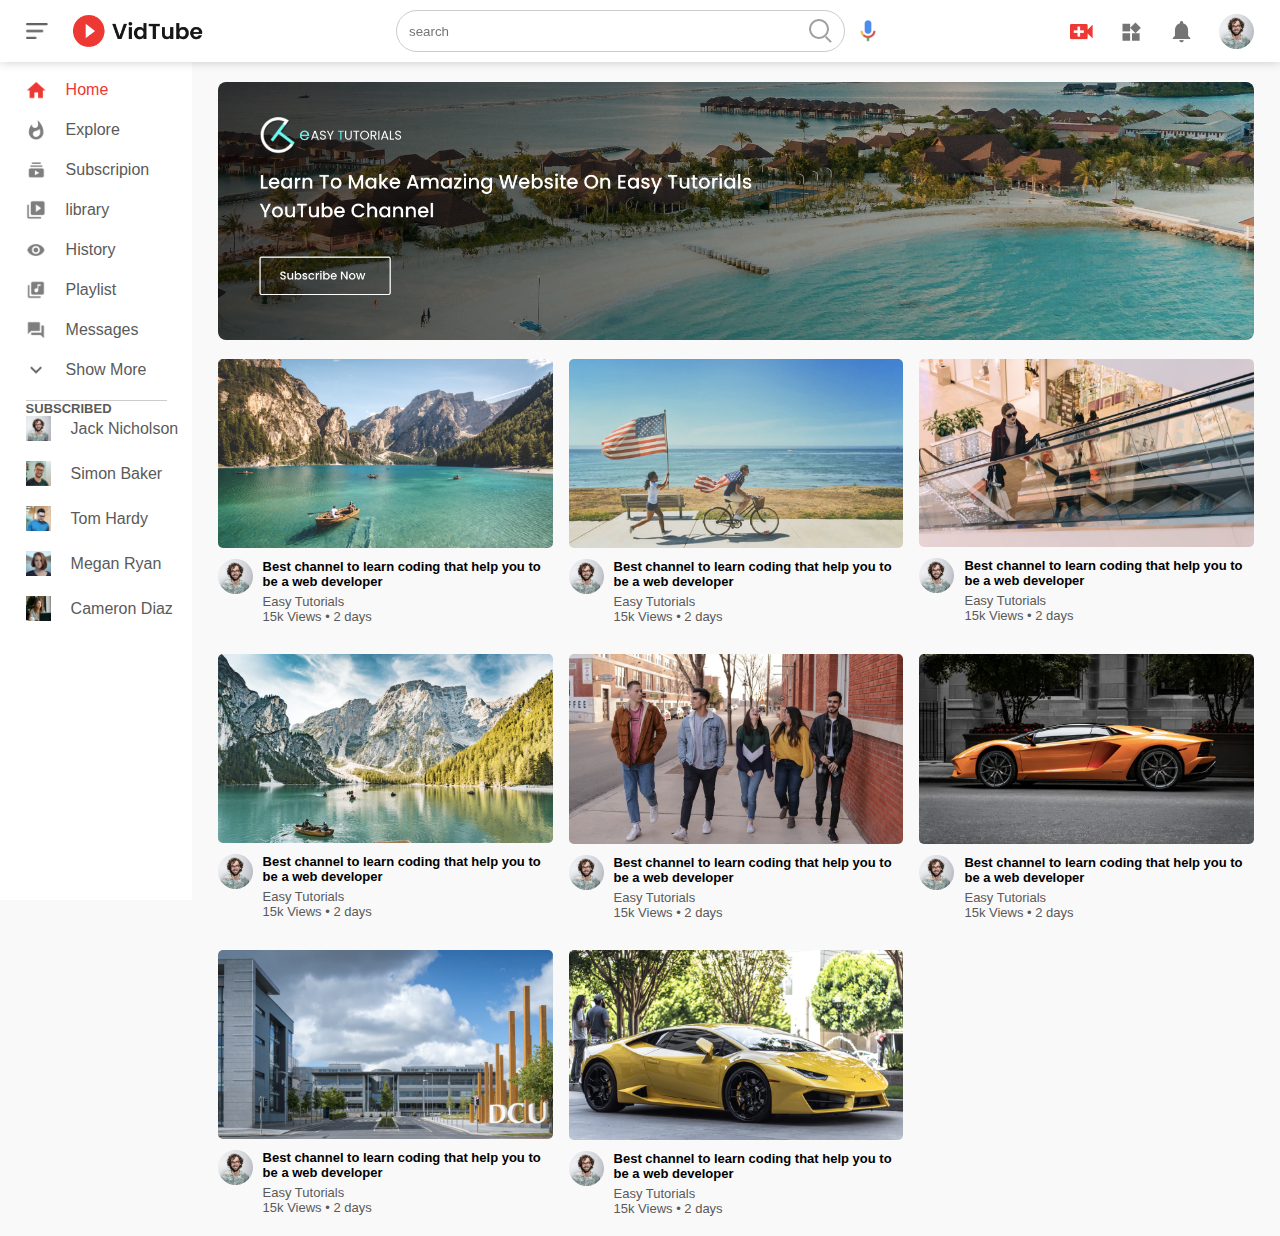
<file: index.html>
<!DOCTYPE html>
<html lang="en">
<head>
    <meta charset="UTF-8">
    <meta name="viewport" content="width=device-width, initial-scale=1.0">
    <title>vid vedio</title>
    <link rel="stylesheet" href="style.css">
</head>
<body>
    <nav class="flex-div">
        <div class="nav-left flex-div">
            <img src="images/menu.png" class="menu-icon">
            <img src="images/logo.png" class="logo">
        </div>
        <div class="nav-middle flex-div">
            <div class="search-box flex-div">
                <input type="text" placeholder="search">
                <img src="images/search.png">
            </div>
            <img src="images/voice-search.png" class=" mic-icon">

        </div>
        <div class="nav-right flex-div ">
            <img src="images/upload.png">
            <img src="images/more.png">
            <img src="images/notification.png">
            <img src="images/Jack.png" class="user-icon">

        </div>
    </nav>
    <!-----------sidebar--------->
    <div class="sidebar">
        <div class="shortcut-links">
            <a href=""><img src="images/home.png"><p>Home</p></a>
            <a href=""><img src="images/explore.png"><p>Explore</p></a>
            <a href=""><img src="images/subscriprion.png"><p>Subscripion</p></a>
            <a href=""><img src="images/library.png"><p>library</p></a>
            <a href=""><img src="images/history.png"><p>History</p></a>
            <a href=""><img src="images/playlist.png"><p>Playlist</p></a>
            <a href=""><img src="images/messages.png"><p>Messages</p></a>
            <a href=""><img src="images/show-more.png"><p>Show More</p></a>
            <hr>
        </div>

        <div class="subscribed-list">

            <h3>SUBSCRIBED</h3>
            <a href=""><img src="images/Jack.png"><p>Jack Nicholson</p></a>
            <a href=""><img src="images/simon.png"><p>Simon Baker</p></a>
            <a href=""><img src="images/tom.png"><p>Tom Hardy</p></a>
            <a href=""><img src="images/megan.png"><p>Megan Ryan</p></a>
            <a href=""><img src="images/cameron.png"><p>Cameron Diaz</p></a>

        </div>
    </div>
    <!-----------main--------------->
    <div class="container">
        <div class="banner">
            <img src="images/banner.png">
        </div>
        <div class="list-container">
            <div class="vid-list">
               <a href="playvedio.html"><img src="images/thumbnail1.png" class="thumbnail"></a>
                <div class="flex-div">
                    <img src="images/Jack.png">
                    <div class="vid-info">
                        <a href="playvedio.html">Best channel to learn coding that help you to be a web developer</a>
                        <p>Easy Tutorials</p>
                        <p>15k Views  &bull; 2 days</p>
                    </div>
                </div>
            </div>
            <div class="vid-list">
                <a href=""></a> <img src="images/thumbnail2.png" class="thumbnail"></a>
                 <div class="flex-div">
                     <img src="images/Jack.png">
                     <div class="vid-info">
                         <a href="">Best channel to learn coding that help you to be a web developer</a>
                         <p>Easy Tutorials</p>
                         <p>15k Views  &bull; 2 days</p>
                     </div>
                 </div>
             </div>
             <div class="vid-list">
                <a href=""></a> <img src="images/thumbnail3.png" class="thumbnail"></a>
                 <div class="flex-div">
                     <img src="images/Jack.png">
                     <div class="vid-info">
                         <a href="">Best channel to learn coding that help you to be a web developer</a>
                         <p>Easy Tutorials</p>
                         <p>15k Views  &bull; 2 days</p>
                     </div>
                 </div>
             </div>
             <div class="vid-list">
                <a href=""></a> <img src="images/thumbnail4.png" class="thumbnail"></a>
                 <div class="flex-div">
                     <img src="images/Jack.png">
                     <div class="vid-info">
                         <a href="">Best channel to learn coding that help you to be a web developer</a>
                         <p>Easy Tutorials</p>
                         <p>15k Views  &bull; 2 days</p>
                     </div>
                 </div>
             </div>
             <div class="vid-list">
                <a href=""></a> <img src="images/thumbnail5.png" class="thumbnail"></a>
                 <div class="flex-div">
                     <img src="images/Jack.png">
                     <div class="vid-info">
                         <a href="">Best channel to learn coding that help you to be a web developer</a>
                         <p>Easy Tutorials</p>
                         <p>15k Views  &bull; 2 days</p>
                     </div>
                 </div>
             </div>
             <div class="vid-list">
                <a href=""></a> <img src="images/thumbnail6.png" class="thumbnail"></a>
                 <div class="flex-div">
                     <img src="images/Jack.png">
                     <div class="vid-info">
                         <a href="">Best channel to learn coding that help you to be a web developer</a>
                         <p>Easy Tutorials</p>
                         <p>15k Views  &bull; 2 days</p>
                     </div>
                 </div>
             </div>
             <div class="vid-list">
                <a href=""></a> <img src="images/thumbnail7.png" class="thumbnail"></a>
                 <div class="flex-div">
                     <img src="images/Jack.png">
                     <div class="vid-info">
                         <a href="">Best channel to learn coding that help you to be a web developer</a>
                         <p>Easy Tutorials</p>
                         <p>15k Views  &bull; 2 days</p>
                     </div>
                 </div>
             </div>
             <div class="vid-list">
                <a href=""></a> <img src="images/thumbnail8.png" class="thumbnail"></a>
                 <div class="flex-div">
                     <img src="images/Jack.png">
                     <div class="vid-info">
                         <a href="">Best channel to learn coding that help you to be a web developer</a>
                         <p>Easy Tutorials</p>
                         <p>15k Views  &bull; 2 days</p>
                     </div>
                 </div>
             </div>
        </div>
    </div>
    
    
    <script src="script.js"></script>
</body>
</html>
</file>
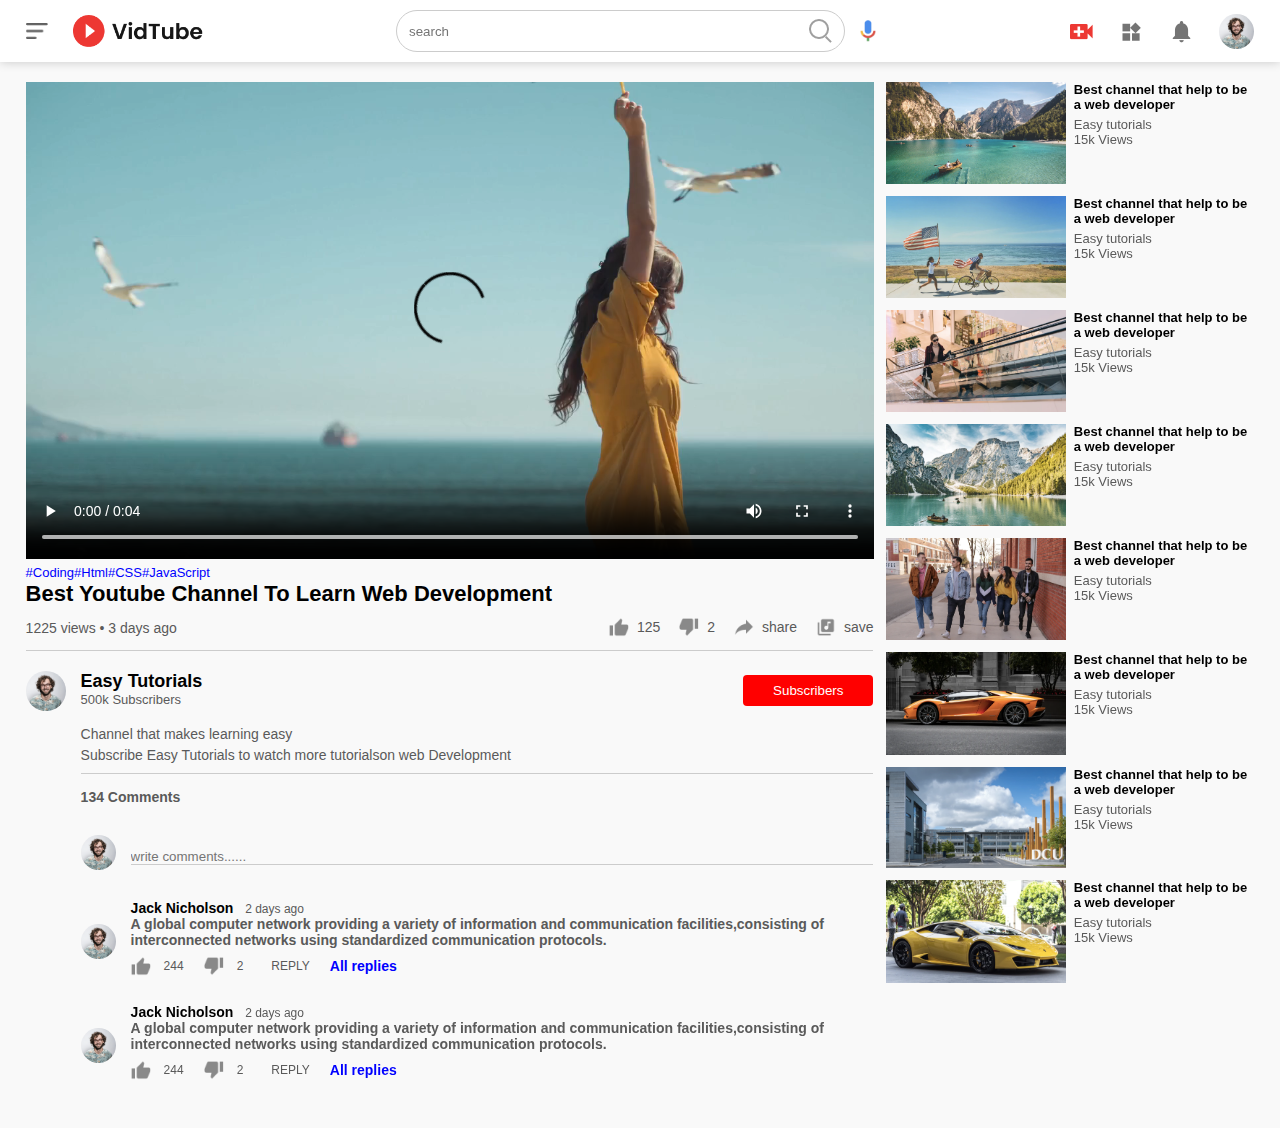
<file: playvedio.html>
<!DOCTYPE html>
<html lang="en">
<head>
    <meta charset="UTF-8">
    <meta name="viewport" content="width=device-width, initial-scale=1.0">
    <title>Play video</title>
    <link rel="stylesheet" href="style.css">
</head>
<body>

    <nav class="flex-div">
        <div class="nav-left flex-div">
            <img src="images/menu.png" class="menu-icon">
            <img src="images/logo.png" class="logo">
        </div>
        <div class="nav-middle flex-div">
            <div class="search-box flex-div">
                <input type="text" placeholder="search">
                <img src="images/search.png">
            </div>
            <img src="images/voice-search.png" class=" mic-icon">

        </div>
        <div class="nav-right flex-div ">
            <img src="images/upload.png">
            <img src="images/more.png">
            <img src="images/notification.png">
            <img src="images/Jack.png" class="user-icon">

        </div>
    </nav>


    <div class="container play-container">
        <div class="row">
            <div class="play-video">
                <video controls autoplay>
                    <source src="images/video.mp4" type="video/mp4">
                </video>
                <div class="tags">
                    <a href="">#Coding</a><a href="">#Html</a><a href="">#CSS</a><a href="">#JavaScript</a>
                </div>
                <h3>Best Youtube Channel To Learn Web Development</h3>
               <div class="play-video-info">
                <p>1225 views &bull; 3 days ago</p>
                <div>
                    <a href=""><img src="images/like.png">125</a>
                    <a href=""><img src="images/dislike.png">2</a>
                    <a href=""><img src="images/share.png">share</a>
                    <a href=""><img src="images/save.png">save</a>
                </div>
               </div>
               <hr>
               <div class="plublisher">
                <img src="images/Jack.png">
                <div>
                    <p>Easy Tutorials</p>
                    <span>500k Subscribers</span>
                </div>
                <button type="button">Subscribers</button>
               </div>
               <div class="vid-description">
                <p>Channel that makes learning easy</p>
                <p>Subscribe Easy Tutorials to watch more tutorialson web Development</p>
                <hr>
                <h4>134 Comments</h4>


                <div class="add-comment">
                    <img src="images/Jack.png">
                    <input type="text" placeholder="write comments......">
                </div>
                <div class="old-comments">
                    <img src="images/Jack.png">
                    <div>
                        <h3>
                            Jack Nicholson <span>2 days ago</span>
                            <p>A global computer network providing a variety of information
                                 and communication facilities,consisting of interconnected 
                                networks using standardized communication protocols.</p>
                                <div class="comment-action">
                                    <img src="images/like.png">
                                    <span>244</span>
                                    <img src="images/dislike.png">
                                    <span>2</span>
                                    <span>REPLY</span>
                                    <a href="">All replies</a>
                                </div>
                        </h3>
                    </div>
                </div>
                <div class="old-comments">
                    <img src="images/Jack.png">
                    <div>
                        <h3>
                            Jack Nicholson <span>2 days ago</span>
                            <p>A global computer network providing a variety of information
                                 and communication facilities,consisting of interconnected 
                                networks using standardized communication protocols.</p>
                                <div class="comment-action">
                                    <img src="images/like.png">
                                    <span>244</span>
                                    <img src="images/dislike.png">
                                    <span>2</span>
                                    <span>REPLY</span>
                                    <a href="">All replies</a>
                                </div>
                        </h3>
                    </div>
                </div>
               </div>




            </div>
            <div class="right-sidebar">

              <div class="side-video-list">
                <a href="" class="small-thumbnail"><img src="images/thumbnail1.png"></a>
                <div class="vid-info">
                    <a href=""> Best channel that help to be a web developer</a>
                    <p>Easy tutorials</p>
                    <p>15k Views</p>
                    </a>
                </div>
              </div>
              <div class="side-video-list">
                <a href="" class="small-thumbnail"><img src="images/thumbnail2.png"></a>
                <div class="vid-info">
                    <a href=""> Best channel that help to be a web developer</a>
                    <p>Easy tutorials</p>
                    <p>15k Views</p>
                    </a>
                </div>
              </div>
              <div class="side-video-list">
                <a href="" class="small-thumbnail"><img src="images/thumbnail3.png"></a>
                <div class="vid-info">
                    <a href=""> Best channel that help to be a web developer</a>
                    <p>Easy tutorials</p>
                    <p>15k Views</p>
                    </a>
                </div>
              </div>
              <div class="side-video-list">
                <a href="" class="small-thumbnail"><img src="images/thumbnail4.png"></a>
                <div class="vid-info">
                    <a href=""> Best channel that help to be a web developer</a>
                    <p>Easy tutorials</p>
                    <p>15k Views</p>
                    </a>
                </div>
              </div>
              <div class="side-video-list">
                <a href="" class="small-thumbnail"><img src="images/thumbnail5.png"></a>
                <div class="vid-info">
                    <a href=""> Best channel that help to be a web developer</a>
                    <p>Easy tutorials</p>
                    <p>15k Views</p>
                    </a>
                </div>
              </div>
              <div class="side-video-list">
                <a href="" class="small-thumbnail"><img src="images/thumbnail6.png"></a>
                <div class="vid-info">
                    <a href=""> Best channel that help to be a web developer</a>
                    <p>Easy tutorials</p>
                    <p>15k Views</p>
                    </a>
                </div>
              </div>
              <div class="side-video-list">
                <a href="" class="small-thumbnail"><img src="images/thumbnail7.png"></a>
                <div class="vid-info">
                    <a href=""> Best channel that help to be a web developer</a>
                    <p>Easy tutorials</p>
                    <p>15k Views</p>
                    </a>
                </div>
              </div>
              <div class="side-video-list">
                <a href="" class="small-thumbnail"><img src="images/thumbnail8.png"></a>
                <div class="vid-info">
                    <a href=""> Best channel that help to be a web developer</a>
                    <p>Easy tutorials</p>
                    <p>15k Views</p>
                    </a>
                </div>
              </div>
            </div>
        </div>
    </div>
    
</body>
</html>
</file>
<file: style.css>
*{
    margin: 0;
    padding: 0;
    font-family: 'poppins',sans-serif;
    box-sizing: border-box;
}
a{
    text-decoration: none;
    color: #5a5a5a;
}
img{
    cursor: pointer;
}
.flex-div{
    display: flex;
    align-items: center;
}
nav{
    padding: 10px 2%;
    justify-content: space-between;
    box-shadow: 0 0 10px rgba(0, 0, 0, 0.2);
    background: #fff;
    position: sticky;
    top: 0;
    z-index: 10;
}
.nav-right img{
    width: 25px;
    margin-right: 25px;
}
.nav-right .user-icon{
    width: 35px;
    border-radius: 50%;
    margin-right: 0;
}
.nav-left .menu-icon{
    width: 22px;
    margin-right: 25px;
}
.nav-left .logo{
    width: 130px;
}
.nav-middle .mic-icon{
    width: 16px;

}
.nav-middle .search-box{
    border: 1px solid #ccc;
    margin-right: 15px;
    padding: 8px 12px;
    border-radius: 25px;
}
.nav-middle .search-box input{
    width: 400px;
    border: 0;
    outline: 0;
    background: transparent;

}
.nav-middle .search-boximg{
    width: 15px;
}
/*------------- sidebar-------------*/
.sidebar{
    background: #fff;
    width: 15%;
    height: 100vh;
    position: fixed;
    top: 0;
    padding-left: 2%;
    padding-top: 80px;
}
.shortcut-links a img{
    width: 20px;
    margin-right: 20px;
}
.shortcut-links a{
    display: flex;
    align-items: center;
    margin-bottom: 20px;
    width: fit-content;
    flex-wrap: wrap;
}
.shortcut-links a:first-child{
    color: #ed3833;
}
.sidebar hr{
    border: 0;
    height: 1px;
    background: #ccc;
    width: 85%;
}

.subscribed-list h3{
    font-size: 13px;
    margin: 20px o;
    color: #5a5a5a;
}
.subscribed-list a{
    display: flex;
    align-items: center;
    margin-bottom: 20px;
    width: fit-content;
    flex-wrap: wrap;
}
.subscribed-list a img{
    width: 25px;
    border-radius: 50p%;
    margin-right: 20px;
}
.small-sidebar{
    width: 5%;
}
.small-sidebar a p{
    display: none;
}
.small-sidebar h3{
    display: none;
}
.small-sidebar hr{
    width: 50%;
    margin-bottom: 50%;
}
/*------------main-------------*/

.container{
    background:#f9f9f9;
    padding-left: 17%;
    padding-right: 2%;
    padding-top: 20px;
    padding-bottom: 20px;
}
.large-container{
   padding-left: 7%;
}

.banner{
    width: 100%;
}
.banner img{
    width: 100%;
    border-radius: 8px;
}
.list-container{
    display: grid;
    grid-template-columns: repeat(auto-fit, minmax(250px, 1fr));
    grid-column-gap: 16px;
    grid-row-gap: 30px;
    margin-top: 15px;
}
.vid-list .thumbnail{
    width: 100%;
    border-radius: 5px;
}
.vid-list .flex-div{
    align-items: flex-start;
    margin-top: 7px;
}
.vid-list .flex-div img{
    width: 35px;
    margin-right: 10px;
    border-radius: 50%;
}
.vid-info{
    color: #5a5a5a;
    font-size: 13px;
}
.vid-info a{
    color: #000;
    font-weight: 600;
    display: block;
    margin-bottom: 5px;
}


@media(max-width: 900px){
    .menu-icon{
        display: none;
    }
    .sidebar{
        display:none;
    }
    .container, .large-container{
        padding-left: 5%;
        padding-right: 5%;
    }
    .nav-right img{
        display: none;
    }
    .nav-right .user-icon{
        display: block;
        width: 30px;
    }
    .nav-middle .search-box input{
        width: 100px;
    }
    .nav-middle .mic-icon{
        display: none;
   }
   .logo{
    width: 90px;
   }
}


/*-------------------- play video page----------*/
.play-container{
    padding-left: 2%;

}
.row{
    display: flex;
    justify-content: space-between;
    flex-wrap: wrap;
}
.play-video{
    flex-basis: 69%;

}
.right-sidebar{
    flex-basis: 30%;
}
.play-video video{
    width: 100%;
}
.side-video-list{
    display: flex;
    justify-content: space-between;
    margin-bottom: 8px;
}
.side-video-list img{
    width: 100%;
}
.side-video-list .small-thumbnail{
    flex-basis: 49%;
}
.side-video-list .vid-info{
    flex-basis: 49%;
}
.play-video .tags a{
    color: #0000ff;
    font-size: 13px;
}
.play-video h3{
    font-weight: 600;
    font-size: 22px;
}
.play-video .play-video-info{
    display: flex;
    align-items: center;
    justify-content: space-between;
    flex-wrap: wrap;
    margin-top: 10px;
    font-size: 14px;
    color: #5a5a5a;
}
.play-video .play-video-info a img{
    width: 20px;
    margin-right: 8px;
}
.play-video .play-video-info a{
    display: inline-flex;
    align-items: center;
    margin-left: 15px;
}
.play-video hr{
    border: 0;
    height: 1px;
    background: #ccc;
    margin: 10px 0;
}
.plublisher{
    display: flex;
    align-items: center;
    margin-top: 20px;
}
.plublisher div{
    flex: 1;
    line-height: 18px;
}
.plublisher img{
    width: 40px;
    border-radius: 50%;
    margin-right: 15px;
}
.plublisher div p{
    color: #000;
    font-weight: 600;
    font-size: 18px;

}
.plublisher div span{
    font-size: 13px;
    color: #5a5a5a;
}
.plublisher button{
    background: red;
    color: #fff;
    padding: 8px 30px;
    border: 0;
    outline: 0;
    border-radius: 4px;
    cursor: pointer;
}
.vid-description{
    padding-left: 55px;
    margin: 15px 0;
}
.vid-description p{
    font-size: 14px;
    margin-bottom: 5px;
    color: #5a5a5a;
}
.vid-description h4{
    font-size: 14px;
    color: #5a5a5a;
    margin-top: 15px;

}
.add-comment{
    display: flex;
    align-items: center;
    margin: 30px 0;
}
.add-comment img{
    width: 35px;
    border-radius: 50%;
    margin-right: 15px;
}
.add-comment input{
    border: 0;
    outline: 0;
    border-bottom: 1px solid #ccc;
    width: 100%;
    padding-top: 10px;
    background: transparent;
}
.old-comments{
    display: flex;
    align-items: center;
    margin: 20px 0;
}
.old-comments img{
    width: 35px;
    border-radius: 50%;
    margin-right: 15px;
}
.old-comments h3{
    font-size: 14px;
    margin-bottom: 2px;
}
.old-comments h3 span{
    font-size: 12px;
    color: #5a5a5a;
    font-weight: 500;
    margin-left: 8px;
}
 .old-comments .comment-action{
   display: flex;
   align-items: center;
   margin: 8px 0;
   font-size: 14px;
}
.old-comments .comment-action img{
    border-radius: 0;
    width: 20px;
    margin-right: 5px;
}
.old-comments .comment-action span{
    margin-right: 20px;
    color: #5a5a5a;
}
.old-comments .comment-action a{
    color: #0000ff;
}

@media(max-width:900px){
    .play-video{
        flex-basis: 100%;
    }
    .right-sidebar{
        flex-basis: 100%;
    }
    .play-container{
        padding-left: 5%;
    }
    .vid-description{
        padding-left: 0;
    }
    .play-video .play-video-info a{
        margin-left: 0;
        margin-right: 15px;
        margin-top: 15px;
    }
}
</file>
